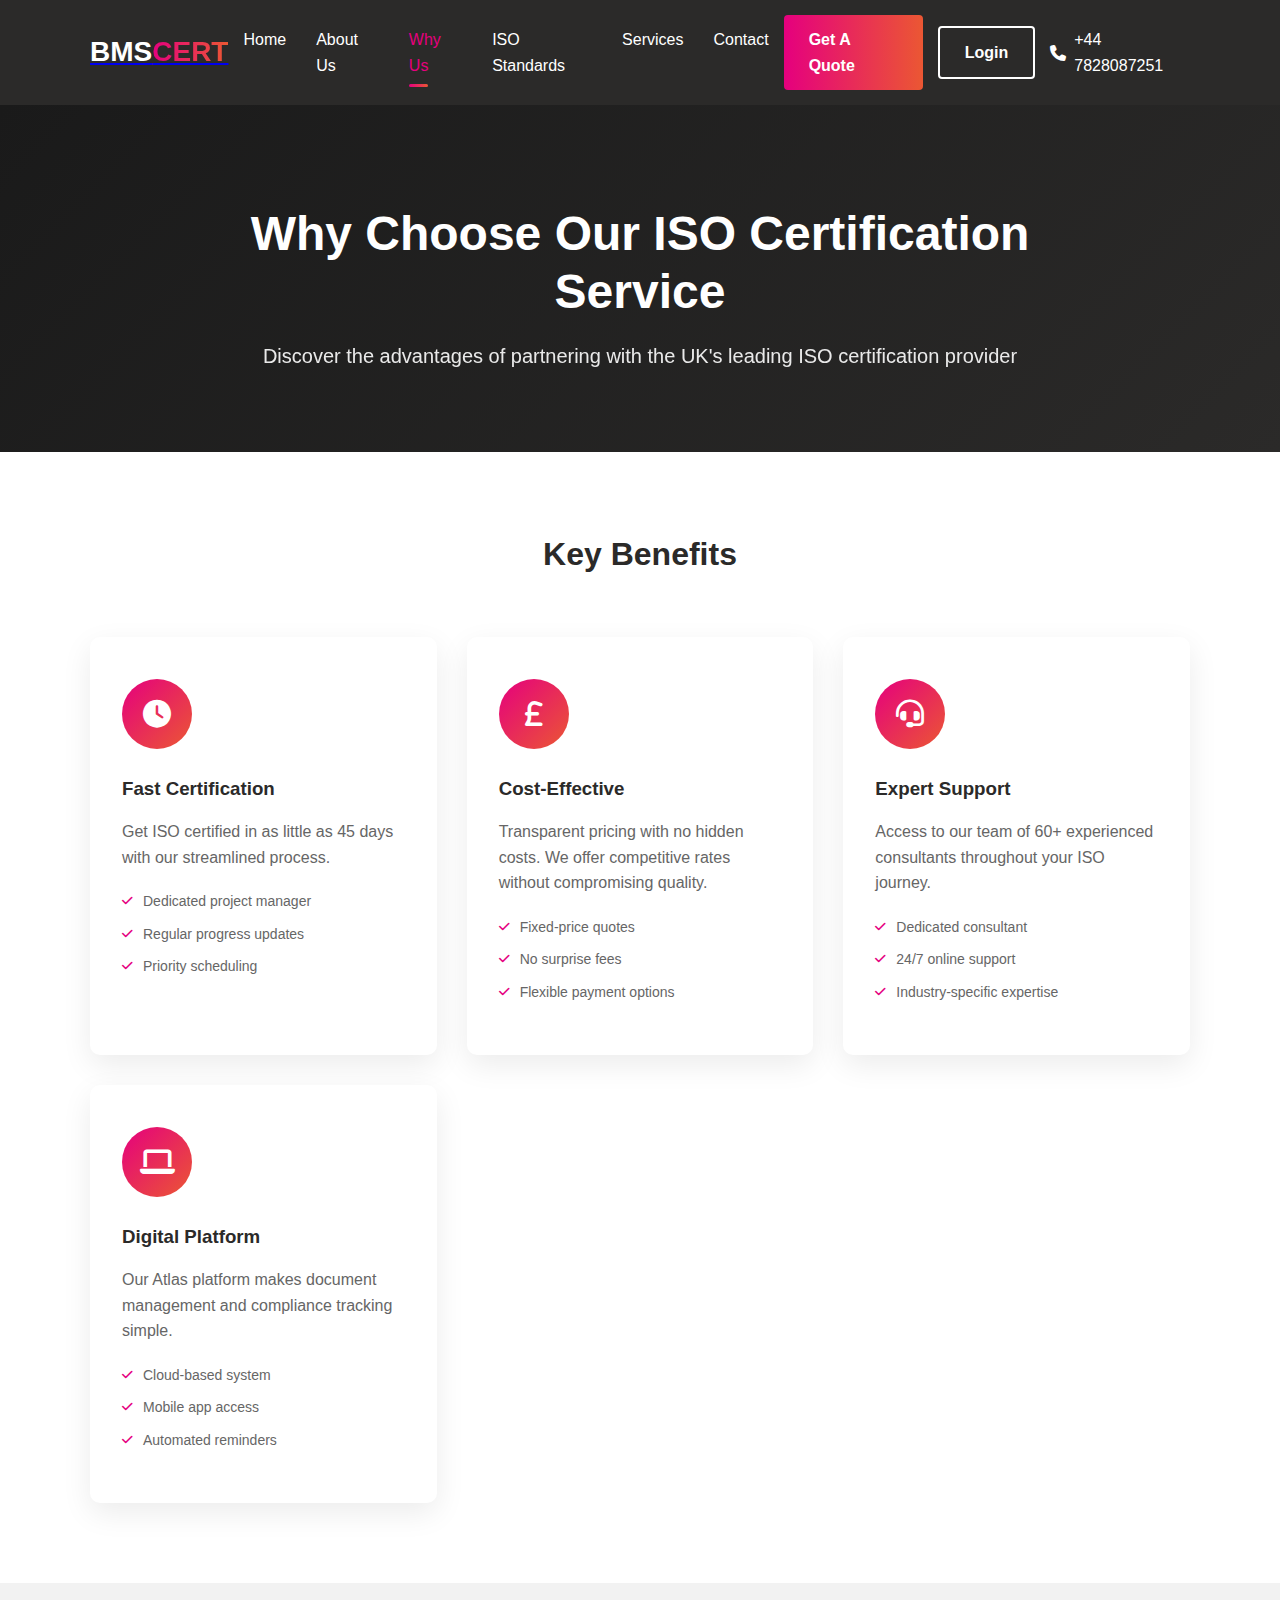
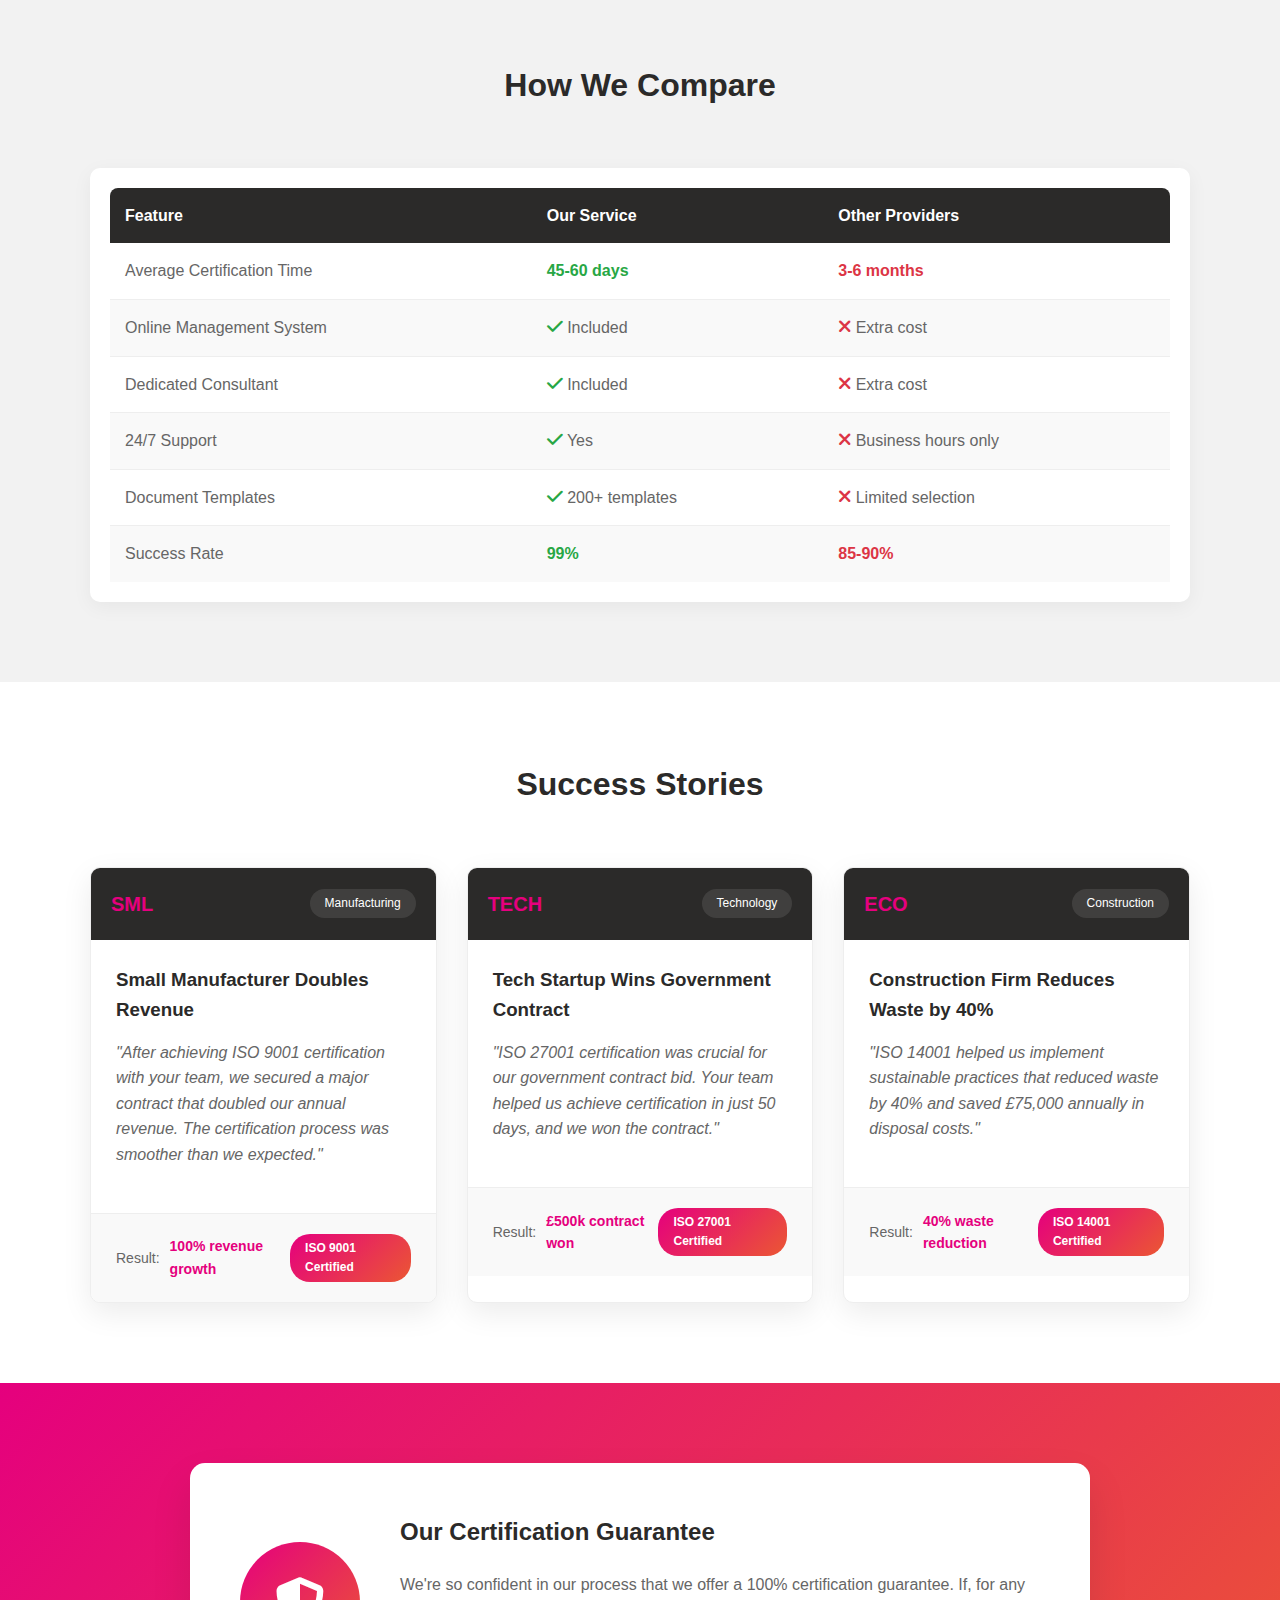
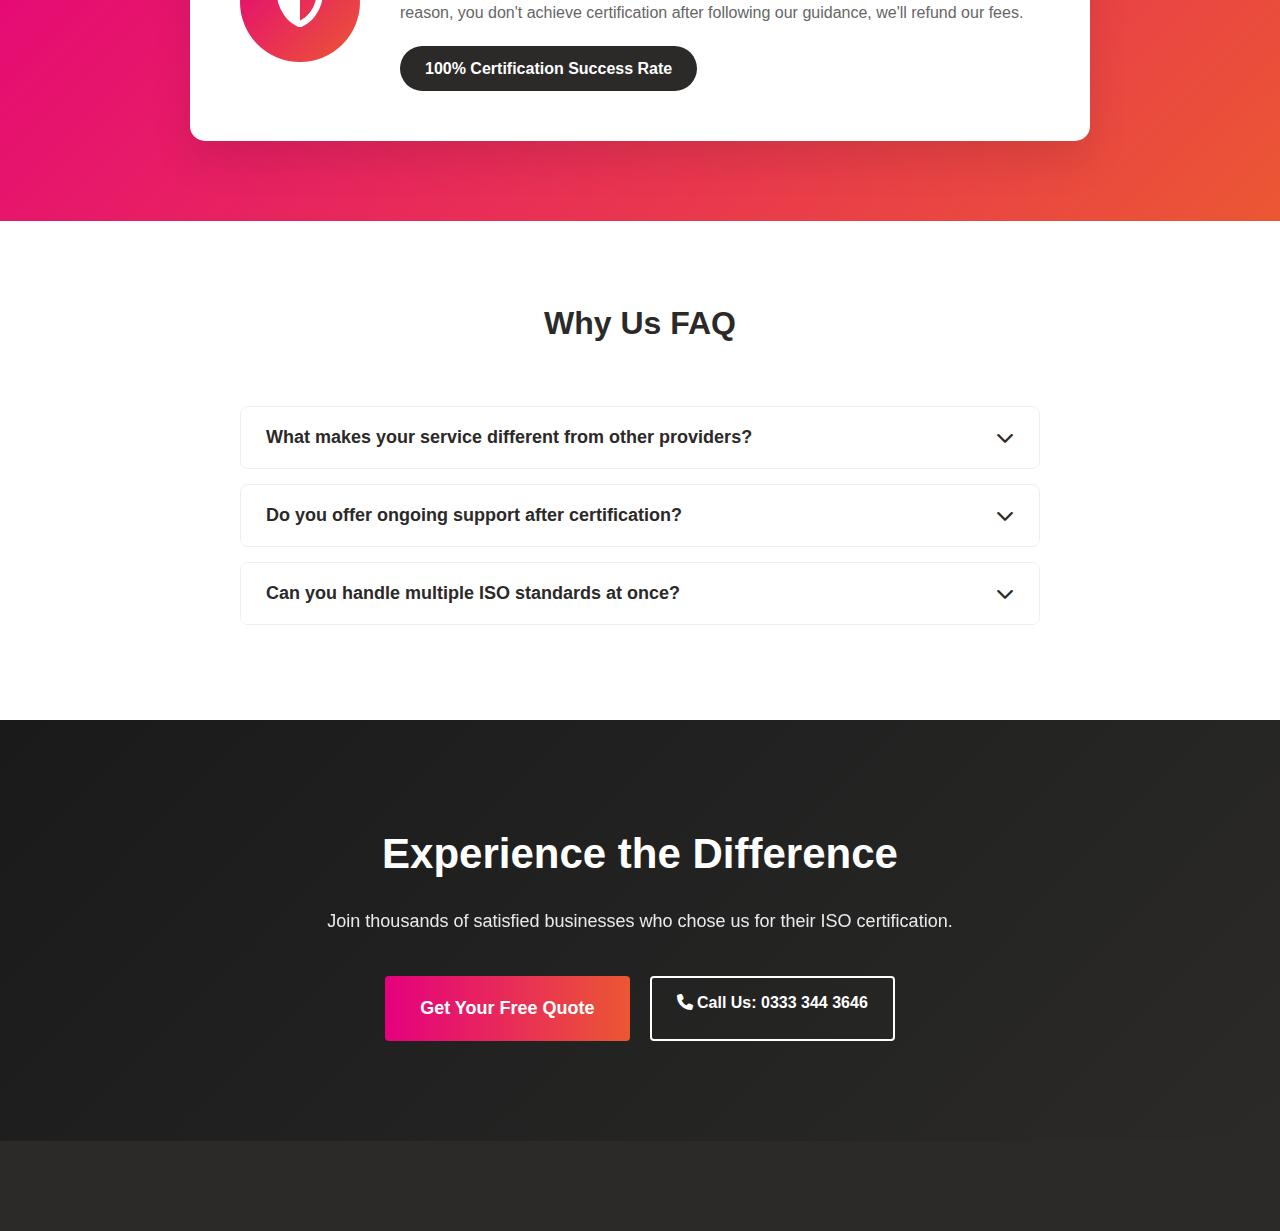
<file: why.html>
<!DOCTYPE html>
<html lang="en-GB">
<head>
    <meta charset="UTF-8">
    <meta name="viewport" content="width=device-width, initial-scale=1.0">
    <title>Why Choose Us | ISO Certification Clone</title>
    <link rel="stylesheet" href="https://cdnjs.cloudflare.com/ajax/libs/font-awesome/6.4.0/css/all.min.css">
    <link rel="stylesheet" href="style.css">
</head>
<body>
    <!-- Same Header as index.html -->
        <!-- HEADER START -->
    <header class="main-header">
        <div class="container">
            <div class="header-top">
                <!-- Logo -->
                <div class="logo">
                    <a href="index.html">
                        <h1>BMS<span>CERT</span></h1>
                    </a>
                </div>
                
                <!-- Desktop Navigation -->
                <nav class="desktop-nav">
    <ul class="main-menu">
        <li><a href="index.html">Home</a></li>
        <li><a href="about.html">About Us</a></li>
        <li><a href="why.html">Why Us</a></li>
        <li><a href="#">ISO Standards</a></li>
        <li><a href="#">Services</a></li>
        <li><a href="#">Contact</a></li>
    </ul>
</nav>
                
                <!-- Header Buttons -->
                <div class="header-buttons">
                    <a href="#" class="btn btn-primary">Get A Quote</a>
                    <a href="#" class="btn btn-outline">Login</a>
                    <a href="tel:+44 7828087251" class="phone-link">
                        <i class="fas fa-phone"></i>
                        +44 7828087251
                    </a>
                </div>
                
                <!-- Mobile Menu Toggle -->
                <button class="mobile-menu-toggle">
                    <i class="fas fa-bars"></i>
                </button>
            </div>
            
            <!-- Mobile Navigation (Hidden by default) -->
            <nav class="mobile-nav">
    <ul>
        <li><a href="index.html">Home</a></li>
        <li><a href="about.html">About Us</a></li>
        <li><a href="why.html">Why Us</a></li>
        <li><a href="#">ISO Standards</a></li>	
        <li><a href="#">Services</a></li>
        <li><a href="#">Contact</a></li>
    </ul>
</nav>
        </div>
    </header>
    <!-- HEADER END -->

    <!-- Why Us Hero -->
    <section class="page-hero why-hero">
        <div class="container">
            <div class="page-hero-content">
                <h1 class="page-title">Why Choose Our ISO Certification Service</h1>
                <p class="page-subtitle">Discover the advantages of partnering with the UK's leading ISO certification provider</p>
            </div>
        </div>
    </section>

    <!-- Key Benefits -->
    <section class="benefits-section">
        <div class="container">
            <h2 class="section-title center">Key Benefits</h2>
            
            <div class="benefits-grid">
                <div class="benefit-card">
                    <div class="benefit-icon">
                        <i class="fas fa-clock"></i>
                    </div>
                    <h3>Fast Certification</h3>
                    <p>Get ISO certified in as little as 45 days with our streamlined process.</p>
                    <ul class="benefit-list">
                        <li><i class="fas fa-check"></i> Dedicated project manager</li>
                        <li><i class="fas fa-check"></i> Regular progress updates</li>
                        <li><i class="fas fa-check"></i> Priority scheduling</li>
                    </ul>
                </div>
                
                <div class="benefit-card">
                    <div class="benefit-icon">
                        <i class="fas fa-pound-sign"></i>
                    </div>
                    <h3>Cost-Effective</h3>
                    <p>Transparent pricing with no hidden costs. We offer competitive rates without compromising quality.</p>
                    <ul class="benefit-list">
                        <li><i class="fas fa-check"></i> Fixed-price quotes</li>
                        <li><i class="fas fa-check"></i> No surprise fees</li>
                        <li><i class="fas fa-check"></i> Flexible payment options</li>
                    </ul>
                </div>
                
                <div class="benefit-card">
                    <div class="benefit-icon">
                        <i class="fas fa-headset"></i>
                    </div>
                    <h3>Expert Support</h3>
                    <p>Access to our team of 60+ experienced consultants throughout your ISO journey.</p>
                    <ul class="benefit-list">
                        <li><i class="fas fa-check"></i> Dedicated consultant</li>
                        <li><i class="fas fa-check"></i> 24/7 online support</li>
                        <li><i class="fas fa-check"></i> Industry-specific expertise</li>
                    </ul>
                </div>
                
                <div class="benefit-card">
                    <div class="benefit-icon">
                        <i class="fas fa-laptop"></i>
                    </div>
                    <h3>Digital Platform</h3>
                    <p>Our Atlas platform makes document management and compliance tracking simple.</p>
                    <ul class="benefit-list">
                        <li><i class="fas fa-check"></i> Cloud-based system</li>
                        <li><i class="fas fa-check"></i> Mobile app access</li>
                        <li><i class="fas fa-check"></i> Automated reminders</li>
                    </ul>
                </div>
            </div>
        </div>
    </section>

    <!-- Comparison Table -->
    <section class="comparison-section">
        <div class="container">
            <h2 class="section-title center">How We Compare</h2>
            
            <div class="comparison-table">
                <table>
                    <thead>
                        <tr>
                            <th>Feature</th>
                            <th>Our Service</th>
                            <th>Other Providers</th>
                        </tr>
                    </thead>
                    <tbody>
                        <tr>
                            <td>Average Certification Time</td>
                            <td><span class="good">45-60 days</span></td>
                            <td><span class="bad">3-6 months</span></td>
                        </tr>
                        <tr>
                            <td>Online Management System</td>
                            <td><i class="fas fa-check good"></i> Included</td>
                            <td><i class="fas fa-times bad"></i> Extra cost</td>
                        </tr>
                        <tr>
                            <td>Dedicated Consultant</td>
                            <td><i class="fas fa-check good"></i> Included</td>
                            <td><i class="fas fa-times bad"></i> Extra cost</td>
                        </tr>
                        <tr>
                            <td>24/7 Support</td>
                            <td><i class="fas fa-check good"></i> Yes</td>
                            <td><i class="fas fa-times bad"></i> Business hours only</td>
                        </tr>
                        <tr>
                            <td>Document Templates</td>
                            <td><i class="fas fa-check good"></i> 200+ templates</td>
                            <td><i class="fas fa-times bad"></i> Limited selection</td>
                        </tr>
                        <tr>
                            <td>Success Rate</td>
                            <td><span class="good">99%</span></td>
                            <td><span class="bad">85-90%</span></td>
                        </tr>
                    </tbody>
                </table>
            </div>
        </div>
    </section>

    <!-- Success Stories -->
    <section class="success-stories">
        <div class="container">
            <h2 class="section-title center">Success Stories</h2>
            
            <div class="stories-grid">
                <div class="story-card">
                    <div class="story-header">
                        <div class="company-logo">SML</div>
                        <div class="industry">Manufacturing</div>
                    </div>
                    <div class="story-content">
                        <h3>Small Manufacturer Doubles Revenue</h3>
                        <p>"After achieving ISO 9001 certification with your team, we secured a major contract that doubled our annual revenue. The certification process was smoother than we expected."</p>
                    </div>
                    <div class="story-footer">
                        <div class="result">
                            <span class="result-label">Result:</span>
                            <span class="result-value">100% revenue growth</span>
                        </div>
                        <div class="certification">ISO 9001 Certified</div>
                    </div>
                </div>
                
                <div class="story-card">
                    <div class="story-header">
                        <div class="company-logo">TECH</div>
                        <div class="industry">Technology</div>
                    </div>
                    <div class="story-content">
                        <h3>Tech Startup Wins Government Contract</h3>
                        <p>"ISO 27001 certification was crucial for our government contract bid. Your team helped us achieve certification in just 50 days, and we won the contract."</p>
                    </div>
                    <div class="story-footer">
                        <div class="result">
                            <span class="result-label">Result:</span>
                            <span class="result-value">£500k contract won</span>
                        </div>
                        <div class="certification">ISO 27001 Certified</div>
                    </div>
                </div>
                
                <div class="story-card">
                    <div class="story-header">
                        <div class="company-logo">ECO</div>
                        <div class="industry">Construction</div>
                    </div>
                    <div class="story-content">
                        <h3>Construction Firm Reduces Waste by 40%</h3>
                        <p>"ISO 14001 helped us implement sustainable practices that reduced waste by 40% and saved £75,000 annually in disposal costs."</p>
                    </div>
                    <div class="story-footer">
                        <div class="result">
                            <span class="result-label">Result:</span>
                            <span class="result-value">40% waste reduction</span>
                        </div>
                        <div class="certification">ISO 14001 Certified</div>
                    </div>
                </div>
            </div>
        </div>
    </section>

    <!-- Guarantee Section -->
    <section class="guarantee-section">
        <div class="container">
            <div class="guarantee-card">
                <div class="guarantee-icon">
                    <i class="fas fa-shield-alt"></i>
                </div>
                <div class="guarantee-content">
                    <h2>Our Certification Guarantee</h2>
                    <p>We're so confident in our process that we offer a 100% certification guarantee. If, for any reason, you don't achieve certification after following our guidance, we'll refund our fees.</p>
                    <div class="guarantee-badge">
                        <span class="badge-text">100% Certification Success Rate</span>
                    </div>
                </div>
            </div>
        </div>
    </section>

    <!-- FAQ Section (Copy from index.html or create specific for Why Us) -->
    <section class="faq-section">
        <div class="container">
            <h2 class="section-title center">Why Us FAQ</h2>
            
            <div class="faq-container">
                <div class="faq-item">
                    <button class="faq-question">
                        What makes your service different from other providers?
                        <i class="fas fa-chevron-down"></i>
                    </button>
                    <div class="faq-answer">
                        <p>We combine 30+ years of experience with modern technology. Our Atlas platform, dedicated consultants, and streamlined process ensure faster certification with less disruption to your business.</p>
                    </div>
                </div>
                
                <div class="faq-item">
                    <button class="faq-question">
                        Do you offer ongoing support after certification?
                        <i class="fas fa-chevron-down"></i>
                    </button>
                    <div class="faq-answer">
                        <p>Yes! We provide continuous support through annual surveillance audits, access to our platform, and unlimited email support to ensure you maintain compliance.</p>
                    </div>
                </div>
                
                <div class="faq-item">
                    <button class="faq-question">
                        Can you handle multiple ISO standards at once?
                        <i class="fas fa-chevron-down"></i>
                    </button>
                    <div class="faq-answer">
                        <p>Absolutely. We specialize in integrated management systems, allowing you to achieve multiple certifications (like ISO 9001, 14001, 45001 together) more efficiently and cost-effectively.</p>
                    </div>
                </div>
            </div>
        </div>
    </section>

    <!-- CTA Section -->
    <section class="cta-section">
        <div class="container">
            <div class="cta-content">
                <h2>Experience the Difference</h2>
                <p>Join thousands of satisfied businesses who chose us for their ISO certification.</p>
                <div class="cta-buttons">
                    <a href="#" class="btn btn-primary btn-large">Get Your Free Quote</a>
                    <a href="tel:03333443646" class="btn btn-outline-white">
                        <i class="fas fa-phone"></i>
                        Call Us: 0333 344 3646
                    </a>
                </div>
            </div>
        </div>
    </section>

    <!-- Same Footer as index.html -->
    <footer class="main-footer">
        <!-- Copy your footer from index.html here -->
    </footer>

    <script src="script.js"></script>
</body>

</html>
</file>
<file: style.css>
/* RESET & BASE STYLES */
* {
    margin: 0;
    padding: 0;
    box-sizing: border-box;
}

body {
    font-family: 'Arial', sans-serif;
    line-height: 1.6;
}

.container {
    max-width: 1200px;
    margin: 0 auto;
    padding: 0 20px;
}

/* HEADER STYLES */
.main-header {
    background-color: #2B2A29; /* Dark grey */
    padding: 15px 0;
    position: relative;
}

.header-top {
    display: flex;
    justify-content: space-between;
    align-items: center;
}

/* Logo */
.logo h1 {
    color: white;
    font-size: 28px;
    font-weight: 700;
}

.logo span {
    background: linear-gradient(to right, #E5007E, #EB5733);
    -webkit-background-clip: text;
    -webkit-text-fill-color: transparent;
}

/* Desktop Navigation */
.desktop-nav .main-menu {
    display: flex;
    list-style: none;
}

.desktop-nav .main-menu li {
    margin: 0 15px;
}

.desktop-nav .main-menu a {
    color: white;
    text-decoration: none;
    font-weight: 500;
    padding: 8px 0;
    position: relative;
    transition: color 0.3s;
}

.desktop-nav .main-menu a:hover {
    color: #E5007E;
}

/* Header Buttons */
.header-buttons {
    display: flex;
    align-items: center;
    gap: 15px;
}

.btn {
    padding: 12px 25px;
    border-radius: 4px;
    text-decoration: none;
    font-weight: 600;
    transition: all 0.3s;
    display: inline-block;
}

.btn-primary {
    background: linear-gradient(to right, #E5007E, #EB5733);
    color: white;
    border: none;
}

.btn-outline {
    background: transparent;
    color: white;
    border: 2px solid white;
}

.btn:hover {
    transform: translateY(-2px);
    box-shadow: 0 5px 15px rgba(0,0,0,0.2);
}

.phone-link {
    color: white;
    text-decoration: none;
    display: flex;
    align-items: center;
    gap: 8px;
}

/* Mobile Menu Toggle */
.mobile-menu-toggle {
    display: none;
    background: none;
    border: none;
    color: white;
    font-size: 24px;
    cursor: pointer;
}

/* Mobile Navigation */
.mobile-nav {
    display: none;
    position: absolute;
    top: 100%;
    left: 0;
    width: 100%;
    background: #2B2A29;
    padding: 20px;
    z-index: 1000;
}

.mobile-nav ul {
    list-style: none;
}

.mobile-nav li {
    margin: 15px 0;
}

.mobile-nav a {
    color: white;
    text-decoration: none;
    font-size: 18px;
    display: block;
}

/* Responsive Header */
@media (max-width: 992px) {
    .desktop-nav {
        display: none;
    }
    
    .mobile-menu-toggle {
        display: block;
    }
    
    .mobile-nav.active {
        display: block;
    }
    
    .header-buttons .btn:not(.phone-link) {
        display: none;
    }
}
/* HERO SECTION */
.hero-section {
    position: relative;
    min-height: 700px;
    display: flex;
    align-items: center;
    overflow: hidden;
    color: white;
}

.hero-background {
    position: absolute;
    top: 0;
    left: 0;
    width: 100%;
    height: 100%;
    z-index: -1;
}

.hero-bg-image {
    width: 100%;
    height: 100%;
    object-fit: cover;
    filter: brightness(0.6);
}

.hero-content {
    max-width: 600px;
    padding: 60px 0;
}

.hero-title {
    font-size: 48px;
    font-weight: 700;
    margin-bottom: 20px;
    line-height: 1.2;
}

.gradient-text {
    background: linear-gradient(to right, #E5007E, #EB5733);
    -webkit-background-clip: text;
    -webkit-text-fill-color: transparent;
    display: inline-block;
}

.hero-subtitle {
    font-size: 24px;
    margin-bottom: 40px;
    font-weight: 400;
}

.highlight {
    font-weight: 700;
    color: #B9C849; /* Brand green */
}

.hero-buttons {
    display: flex;
    flex-wrap: wrap;
    gap: 20px;
    margin-bottom: 40px;
}

.btn-large {
    padding: 18px 35px;
    font-size: 18px;
}

.btn-secondary {
    background: white;
    color: #2B2A29;
    border: none;
}

.btn-outline-white {
    background: transparent;
    color: white;
    border: 2px solid white;
}

.hero-badge {
    background: rgba(43, 42, 41, 0.8);
    padding: 20px;
    border-radius: 8px;
    max-width: 500px;
}

.rating {
    display: flex;
    align-items: center;
    gap: 10px;
    margin-bottom: 10px;
}

.stars {
    color: #FFD700;
    font-size: 18px;
}

.rating-text {
    font-size: 14px;
    opacity: 0.9;
}

.review-link {
    color: #E5007E;
    text-decoration: none;
    font-size: 14px;
    border-bottom: 1px solid #E5007E;
    padding-bottom: 2px;
    transition: all 0.3s;
}

.review-link:hover {
    color: white;
    border-color: white;
}

/* Responsive Hero */
@media (max-width: 768px) {
    .hero-title {
        font-size: 36px;
    }
    
    .hero-subtitle {
        font-size: 20px;
    }
    
    .hero-buttons {
        flex-direction: column;
    }
    
    .btn {
        width: 100%;
        text-align: center;
    }
}
/* ATTRIBUTES SECTION */
.attributes-section {
    padding: 80px 0;
    background: #F2F2F2; /* Light grey */
}

.section-title {
    text-align: center;
    font-size: 32px;
    font-weight: 700;
    margin-bottom: 60px;
    color: #2B2A29;
    max-width: 800px;
    margin-left: auto;
    margin-right: auto;
    line-height: 1.4;
}

.attributes-grid {
    display: grid;
    grid-template-columns: repeat(auto-fit, minmax(300px, 1fr));
    gap: 30px;
}

.attribute-card {
    background: white;
    padding: 40px 30px;
    border-radius: 10px;
    text-align: center;
    box-shadow: 0 5px 20px rgba(0,0,0,0.05);
    transition: transform 0.3s, box-shadow 0.3s;
}

.attribute-card:hover {
    transform: translateY(-10px);
    box-shadow: 0 15px 30px rgba(0,0,0,0.1);
}

.card-icon {
    width: 80px;
    height: 80px;
    margin: 0 auto 25px;
    background: linear-gradient(135deg, #E5007E, #EB5733);
    border-radius: 50%;
    display: flex;
    align-items: center;
    justify-content: center;
}

.card-icon i {
    font-size: 36px;
    color: white;
}

.card-title {
    font-size: 22px;
    margin-bottom: 15px;
    color: #2B2A29;
    background: linear-gradient(to right, #E5007E, #EB5733);
    -webkit-background-clip: text;
    -webkit-text-fill-color: transparent;
}

.card-text {
    color: #666;
    line-height: 1.6;
}
/* STANDARDS SECTION */
.standards-section {
    padding: 80px 0;
    background: white;
}

.center {
    text-align: center;
}

.standards-grid {
    display: grid;
    grid-template-columns: repeat(auto-fit, minmax(250px, 1fr));
    gap: 25px;
    margin-top: 50px;
}

.standard-card {
    height: 320px;
    perspective: 1000px;
}

.standard-card .card-front,
.standard-card .card-back {
    position: absolute;
    width: 100%;
    height: 100%;
    backface-visibility: hidden;
    border-radius: 10px;
    padding: 30px;
    display: flex;
    flex-direction: column;
    justify-content: center;
    align-items: center;
    transition: transform 0.6s;
    box-shadow: 0 5px 20px rgba(0,0,0,0.08);
}

.card-front {
    background: white;
    border: 2px solid #F2F2F2;
}

.card-back {
    background: white;
    transform: rotateY(180deg);
    border: 2px solid #E5007E;
}

.standard-card:hover .card-front {
    transform: rotateY(180deg);
}

.standard-card:hover .card-back {
    transform: rotateY(0deg);
}

.standard-icon {
    width: 100px;
    height: 100px;
    background: linear-gradient(135deg, #E5007E, #EB5733);
    border-radius: 50%;
    display: flex;
    align-items: center;
    justify-content: center;
    margin-bottom: 20px;
}

.iso-number {
    color: white;
    font-size: 28px;
    font-weight: 700;
}

.standard-card h3 {
    font-size: 22px;
    margin-bottom: 10px;
    color: #2B2A29;
}

.standard-category {
    color: #666;
    text-align: center;
}

.feature-list {
    list-style: none;
    margin-bottom: 25px;
    width: 100%;
}

.feature-list li {
    margin: 10px 0;
    display: flex;
    align-items: flex-start;
    gap: 10px;
    color: #666;
}

.feature-list i {
    color: #E5007E;
    margin-top: 3px;
}
/* PROCESS SECTION */
.process-section {
    padding: 80px 0;
    background: linear-gradient(135deg, #1a1a1a 0%, #2B2A29 100%);
    position: relative;
    overflow: hidden;
}

.process-section::before {
    content: '';
    position: absolute;
    top: 0;
    left: 0;
    right: 0;
    bottom: 0;
    background: url('https://images.unsplash.com/photo-1552664730-d307ca884978?ixlib=rb-4.0.3&auto=format&fit=crop&w=1800&q=80') center/cover;
    opacity: 0.1;
}

.white {
    color: white;
}

.section-subtitle {
    font-size: 18px;
    margin-bottom: 50px;
    opacity: 0.9;
}

.process-steps {
    max-width: 900px;
    margin: 0 auto 50px;
}

.process-step {
    display: flex;
    align-items: flex-start;
    margin-bottom: 40px;
    position: relative;
}

.step-number {
    width: 60px;
    height: 60px;
    background: linear-gradient(135deg, #E5007E, #EB5733);
    border-radius: 50%;
    display: flex;
    align-items: center;
    justify-content: center;
    color: white;
    font-size: 24px;
    font-weight: 700;
    margin-right: 30px;
    flex-shrink: 0;
    position: relative;
    z-index: 2;
}

.step-content {
    background: rgba(255, 255, 255, 0.1);
    padding: 25px;
    border-radius: 10px;
    backdrop-filter: blur(10px);
    border: 1px solid rgba(255, 255, 255, 0.1);
    flex-grow: 1;
}

.step-content h3 {
    color: white;
    margin-bottom: 10px;
    font-size: 22px;
}

.step-content p {
    color: rgba(255, 255, 255, 0.8);
    line-height: 1.6;
}

.step-line {
    position: absolute;
    left: 30px;
    top: 60px;
    bottom: -40px;
    width: 2px;
    background: rgba(255, 255, 255, 0.2);
    z-index: 1;
}

.process-step:last-child .step-line {
    display: none;
}

.process-note {
    background: rgba(255, 255, 255, 0.1);
    border-left: 4px solid #E5007E;
    padding: 20px;
    border-radius: 0 8px 8px 0;
    max-width: 900px;
    margin: 0 auto;
}

.process-note p {
    color: rgba(255, 255, 255, 0.9);
    margin: 0;
}
/* TESTIMONIALS SECTION */
.testimonials-section {
    padding: 80px 0;
    background: #F2F2F2;
}

.testimonials-carousel {
    position: relative;
    max-width: 1200px;
    margin: 50px auto 0;
    overflow: hidden;
}

.testimonial-slide {
    display: none;
    animation: fadeIn 0.5s ease;
}

@keyframes fadeIn {
    from { opacity: 0; }
    to { opacity: 1; }
}

.testimonial-slide.active {
    display: block;
}

.testimonial-card {
    background: white;
    padding: 40px;
    border-radius: 10px;
    box-shadow: 0 10px 30px rgba(0,0,0,0.08);
    max-width: 800px;
    margin: 0 auto;
}

.testimonial-header {
    display: flex;
    justify-content: space-between;
    align-items: center;
    margin-bottom: 25px;
}

.company-logo img {
    max-height: 40px;
    width: auto;
}

.stars {
    color: #FFD700;
    font-size: 20px;
}

.testimonial-content p {
    font-size: 18px;
    line-height: 1.7;
    color: #444;
    font-style: italic;
    margin-bottom: 25px;
    position: relative;
    padding-left: 30px;
}

.testimonial-content p::before {
    content: '"';
    position: absolute;
    left: 0;
    top: -10px;
    font-size: 60px;
    color: #E5007E;
    font-family: serif;
    opacity: 0.3;
}

.testimonial-author {
    border-top: 1px solid #eee;
    padding-top: 20px;
}

.testimonial-author strong {
    display: block;
    color: #2B2A29;
    font-size: 18px;
}

.testimonial-author span {
    color: #666;
    font-size: 14px;
}

/* Carousel Controls */
.carousel-prev,
.carousel-next {
    position: absolute;
    top: 50%;
    transform: translateY(-50%);
    background: white;
    border: none;
    width: 50px;
    height: 50px;
    border-radius: 50%;
    box-shadow: 0 5px 15px rgba(0,0,0,0.1);
    cursor: pointer;
    display: flex;
    align-items: center;
    justify-content: center;
    font-size: 18px;
    color: #2B2A29;
    transition: all 0.3s;
    z-index: 10;
}

.carousel-prev:hover,
.carousel-next:hover {
    background: #E5007E;
    color: white;
}

.carousel-prev {
    left: 20px;
}

.carousel-next {
    right: 20px;
}

/* Carousel Dots */
.carousel-dots {
    display: flex;
    justify-content: center;
    gap: 10px;
    margin-top: 40px;
}

.dot {
    width: 12px;
    height: 12px;
    border-radius: 50%;
    background: #ddd;
    border: none;
    cursor: pointer;
    transition: background 0.3s;
}

.dot.active {
    background: #E5007E;
}
/* FAQ SECTION */
.faq-section {
    padding: 80px 0;
    background: white;
}

.faq-container {
    max-width: 800px;
    margin: 50px auto 0;
}

.faq-item {
    border: 1px solid #eee;
    border-radius: 8px;
    margin-bottom: 15px;
    overflow: hidden;
}

.faq-question {
    width: 100%;
    padding: 20px 25px;
    background: white;
    border: none;
    text-align: left;
    font-size: 18px;
    font-weight: 600;
    color: #2B2A29;
    display: flex;
    justify-content: space-between;
    align-items: center;
    cursor: pointer;
    transition: background 0.3s;
}

.faq-question:hover {
    background: #f9f9f9;
}

.faq-question i {
    transition: transform 0.3s;
}

.faq-question.active i {
    transform: rotate(180deg);
}

.faq-answer {
    padding: 0 25px;
    max-height: 0;
    overflow: hidden;
    transition: max-height 0.3s ease-out, padding 0.3s;
}

.faq-answer.open {
    padding: 20px 25px;
    max-height: 500px;
}

.faq-answer p {
    color: #666;
    line-height: 1.6;
    margin: 0;
}
/* FOOTER */
.main-footer {
    background: #2B2A29;
    color: white;
    padding: 60px 0 30px;
}

.footer-top {
    display: grid;
    grid-template-columns: 1fr 2fr 1fr;
    gap: 50px;
    margin-bottom: 50px;
}

.footer-brand h2 {
    font-size: 32px;
    margin-bottom: 10px;
}

.footer-brand span {
    background: linear-gradient(to right, #E5007E, #EB5733);
    -webkit-background-clip: text;
    -webkit-text-fill-color: transparent;
}

.footer-brand p {
    color: #aaa;
    font-size: 14px;
}

.footer-links {
    display: grid;
    grid-template-columns: repeat(3, 1fr);
    gap: 30px;
}

.link-column h4 {
    font-size: 18px;
    margin-bottom: 20px;
    color: white;
}

.link-column ul {
    list-style: none;
}

.link-column li {
    margin-bottom: 10px;
}

.link-column a {
    color: #aaa;
    text-decoration: none;
    font-size: 14px;
    transition: color 0.3s;
}

.link-column a:hover {
    color: #E5007E;
}

.footer-contact h4 {
    font-size: 18px;
    margin-bottom: 20px;
}

.contact-link {
    display: flex;
    align-items: center;
    gap: 10px;
    color: white;
    text-decoration: none;
    margin-bottom: 15px;
    font-size: 14px;
}

.contact-link:hover {
    color: #E5007E;
}

.contact-link i {
    width: 20px;
}

.social-links {
    display: flex;
    gap: 15px;
    margin-top: 20px;
}

.social-links a {
    display: inline-flex;
    align-items: center;
    justify-content: center;
    width: 40px;
    height: 40px;
    background: rgba(255, 255, 255, 0.1);
    border-radius: 50%;
    color: white;
    text-decoration: none;
    transition: all 0.3s;
}

.social-links a:hover {
    background: #E5007E;
    transform: translateY(-3px);
}

.footer-bottom {
    border-top: 1px solid rgba(255, 255, 255, 0.1);
    padding-top: 30px;
    display: flex;
    justify-content: space-between;
    align-items: center;
    flex-wrap: wrap;
}

.footer-bottom p {
    color: #aaa;
    font-size: 14px;
}

.footer-legal {
    display: flex;
    gap: 20px;
}

.footer-legal a {
    color: #aaa;
    text-decoration: none;
    font-size: 14px;
}

.footer-legal a:hover {
    color: white;
}
/* ==================== */
/* RESPONSIVE DESIGN */
/* ==================== */

/* Large Desktops (1200px and up) */
@media (min-width: 1200px) {
    .container {
        max-width: 1140px;
    }
}

/* Tablets and Small Desktops (992px to 1199px) */
@media (max-width: 1199px) {
    .container {
        max-width: 960px;
    }
    
    .hero-title {
        font-size: 42px;
    }
    
    .footer-top {
        grid-template-columns: 1fr 1fr;
        gap: 40px;
    }
    
    .footer-links {
        grid-column: span 2;
    }
}

/* Tablets (768px to 991px) */
@media (max-width: 991px) {
    .container {
        max-width: 720px;
    }
    
    /* Header adjustments */
    .header-buttons {
        gap: 10px;
    }
    
    .btn {
        padding: 10px 20px;
        font-size: 14px;
    }
    
    /* Hero adjustments */
    .hero-title {
        font-size: 36px;
    }
    
    .hero-subtitle {
        font-size: 20px;
    }
    
    /* Grid adjustments */
    .attributes-grid,
    .standards-grid {
        grid-template-columns: repeat(2, 1fr);
    }
    
    /* Process steps adjustments */
    .process-step {
        flex-direction: column;
        align-items: center;
        text-align: center;
    }
    
    .step-number {
        margin-right: 0;
        margin-bottom: 20px;
    }
    
    .step-line {
        left: 50%;
        top: 60px;
        bottom: -40px;
        width: 2px;
        transform: translateX(-50%);
    }
    
    /* Testimonials adjustments */
    .carousel-prev,
    .carousel-next {
        width: 40px;
        height: 40px;
        font-size: 16px;
    }
    
    /* Footer adjustments */
    .footer-top {
        grid-template-columns: 1fr;
        gap: 40px;
    }
    
    .footer-links {
        grid-column: span 1;
        grid-template-columns: repeat(2, 1fr);
    }
}

/* Mobile (576px to 767px) */
@media (max-width: 767px) {
    .container {
        max-width: 540px;
        padding: 0 15px;
    }
    
    /* Header mobile */
    .header-buttons .phone-link {
        display: none;
    }
    
    .mobile-menu-toggle {
        display: block;
    }
    
    /* Hero mobile */
    .hero-section {
        min-height: 600px;
    }
    
    .hero-title {
        font-size: 32px;
    }
    
    .hero-subtitle {
        font-size: 18px;
    }
    
    .hero-buttons {
        flex-direction: column;
    }
    
    .btn {
        width: 100%;
        text-align: center;
    }
    
    /* Grid mobile */
    .attributes-grid,
    .standards-grid {
        grid-template-columns: 1fr;
    }
    
    /* Sections padding */
    .attributes-section,
    .standards-section,
    .process-section,
    .testimonials-section,
    .faq-section {
        padding: 60px 0;
    }
    
    /* Process steps mobile */
    .step-content {
        padding: 20px;
    }
    
    /* Testimonials mobile */
    .testimonial-card {
        padding: 30px 20px;
    }
    
    .carousel-prev {
        left: 10px;
    }
    
    .carousel-next {
        right: 10px;
    }
    
    /* Footer mobile */
    .footer-links {
        grid-template-columns: 1fr;
        gap: 30px;
    }
    
    .footer-bottom {
        flex-direction: column;
        gap: 20px;
        text-align: center;
    }
    
    .footer-legal {
        justify-content: center;
        flex-wrap: wrap;
    }
}

/* Small Mobile (575px and below) */
@media (max-width: 575px) {
    .container {
        padding: 0 10px;
    }
    
    .hero-title {
        font-size: 28px;
    }
    
    .section-title {
        font-size: 26px;
    }
    
    .attribute-card,
    .standard-card {
        padding: 30px 20px;
    }
    
    .testimonial-content p {
        font-size: 16px;
        padding-left: 20px;
    }
    
    .faq-question {
        padding: 15px 20px;
        font-size: 16px;
    }
    
    .faq-answer.open {
        padding: 15px 20px;
    }
    
    .btn-large {
        padding: 15px 25px;
        font-size: 16px;
    }
}
/* Mobile Menu Fixes */
@media (max-width: 767px) {
    .mobile-nav {
        position: fixed;
        top: 0;
        left: -100%;
        width: 80%;
        height: 100vh;
        background: #2B2A29;
        padding: 80px 30px 30px;
        transition: left 0.3s ease;
        z-index: 1000;
        overflow-y: auto;
    }
    
    .mobile-nav.active {
        left: 0;
    }
    
    .mobile-nav ul {
        flex-direction: column;
    }
    
    .mobile-nav li {
        margin: 10px 0;
    }
    
    .mobile-menu-toggle {
        position: relative;
        z-index: 1001;
    }
    
    /* Overlay when menu is open */
    body.menu-open::before {
        content: '';
        position: fixed;
        top: 0;
        left: 0;
        right: 0;
        bottom: 0;
        background: rgba(0,0,0,0.5);
        z-index: 999;
    }
}

/* Touch-friendly tap targets */
@media (max-width: 767px) {
    .btn,
    .faq-question,
    .carousel-prev,
    .carousel-next,
    .mobile-menu-toggle {
        min-height: 44px; /* Apple's minimum touch target */
        min-width: 44px;
    }
    
    .link-column a,
    .footer-legal a {
        padding: 5px 0;
        display: inline-block;
    }
}

/* Prevent horizontal scrolling */
@media (max-width: 767px) {
    html, body {
        max-width: 100%;
        overflow-x: hidden;
    }
    
    .container {
        width: 100%;
    }
}
/* Optimize image loading */
img {
    max-width: 100%;
    height: auto;
    display: block;
}

/* Lazy loading for background images */
.lazy-bg {
    background-image: none !important;
}

/* Smooth scrolling */
html {
    scroll-behavior: smooth;
}
/* ==================== */
/* ABOUT US & WHY US PAGES */
/* ==================== */

/* Page Hero */
.page-hero {
    background: linear-gradient(135deg, #1a1a1a 0%, #2B2A29 100%);
    padding: 100px 0 80px;
    color: white;
    text-align: center;
    position: relative;
    overflow: hidden;
}

.page-hero::before {
    content: '';
    position: absolute;
    top: 0;
    left: 0;
    right: 0;
    bottom: 0;
    background: url('https://images.unsplash.com/photo-1556761175-b413da4baf72?ixlib=rb-4.0.3&auto=format&fit=crop&w=1600&q=80') center/cover;
    opacity: 0.2;
}

.why-hero::before {
    background: url('https://images.unsplash.com/photo-1552664730-d307ca884978?ixlib=rb-4.0.3&auto=format&fit=crop&w=1600&q=80') center/cover;
}

.page-hero-content {
    position: relative;
    z-index: 2;
    max-width: 800px;
    margin: 0 auto;
}

.page-title {
    font-size: 48px;
    font-weight: 700;
    margin-bottom: 20px;
    line-height: 1.2;
}

.page-subtitle {
    font-size: 20px;
    opacity: 0.9;
    margin-bottom: 0;
}

/* About Story */
.about-story {
    padding: 80px 0;
    background: white;
}

.story-grid {
    display: grid;
    grid-template-columns: 1fr 1fr;
    gap: 60px;
    align-items: center;
}

.story-content h2 {
    font-size: 36px;
    margin-bottom: 25px;
    color: #2B2A29;
}

.story-content p {
    margin-bottom: 20px;
    color: #666;
    line-height: 1.7;
}

.milestones {
    display: flex;
    gap: 30px;
    margin-top: 40px;
}

.milestone {
    text-align: center;
}

.milestone-number {
    font-size: 32px;
    font-weight: 700;
    color: #E5007E;
    margin-bottom: 5px;
}

.milestone-text {
    color: #666;
    font-size: 14px;
}

.story-image img {
    width: 100%;
    border-radius: 10px;
    box-shadow: 0 15px 30px rgba(0,0,0,0.1);
}

/* Values Section */
.values-section {
    padding: 80px 0;
    background: #F2F2F2;
}

.values-grid {
    display: grid;
    grid-template-columns: repeat(auto-fit, minmax(250px, 1fr));
    gap: 30px;
    margin-top: 50px;
}

.value-card {
    background: white;
    padding: 40px 30px;
    border-radius: 10px;
    text-align: center;
    box-shadow: 0 5px 20px rgba(0,0,0,0.05);
    transition: transform 0.3s;
}

.value-card:hover {
    transform: translateY(-10px);
}

.value-icon {
    width: 80px;
    height: 80px;
    background: linear-gradient(135deg, #E5007E, #EB5733);
    border-radius: 50%;
    display: flex;
    align-items: center;
    justify-content: center;
    margin: 0 auto 25px;
}

.value-icon i {
    font-size: 32px;
    color: white;
}

.value-card h3 {
    margin-bottom: 15px;
    color: #2B2A29;
}

.value-card p {
    color: #666;
    line-height: 1.6;
}

/* Team Section */
.team-section {
    padding: 80px 0;
    background: white;
}

.team-grid {
    display: grid;
    grid-template-columns: repeat(auto-fit, minmax(300px, 1fr));
    gap: 40px;
    margin-top: 50px;
}

.team-member {
    background: #F9F9F9;
    border-radius: 10px;
    overflow: hidden;
    transition: transform 0.3s;
}

.team-member:hover {
    transform: translateY(-5px);
}

.member-image {
    height: 250px;
    overflow: hidden;
}

.member-image img {
    width: 100%;
    height: 100%;
    object-fit: cover;
    transition: transform 0.3s;
}

.team-member:hover .member-image img {
    transform: scale(1.05);
}

.member-info {
    padding: 25px;
}

.member-info h3 {
    margin-bottom: 5px;
    color: #2B2A29;
}

.member-role {
    color: #E5007E;
    font-weight: 600;
    margin-bottom: 15px;
    font-size: 14px;
}

.member-bio {
    color: #666;
    line-height: 1.6;
    font-size: 14px;
}

/* Accreditation Section */
.accreditation-section {
    padding: 80px 0;
    background: #F2F2F2;
}

.accreditation-logos {
    display: flex;
    justify-content: center;
    flex-wrap: wrap;
    gap: 40px;
    margin-top: 50px;
}

.logo-item {
    background: white;
    padding: 25px;
    border-radius: 8px;
    box-shadow: 0 5px 15px rgba(0,0,0,0.05);
    display: flex;
    align-items: center;
    justify-content: center;
    min-width: 180px;
}

.logo-item img {
    max-width: 100%;
    height: auto;
}

/* Benefits Section */
.benefits-section {
    padding: 80px 0;
    background: white;
}

.benefits-grid {
    display: grid;
    grid-template-columns: repeat(auto-fit, minmax(280px, 1fr));
    gap: 30px;
    margin-top: 50px;
}

.benefit-card {
    background: white;
    padding: 40px 30px;
    border-radius: 10px;
    box-shadow: 0 10px 30px rgba(0,0,0,0.08);
    border: 2px solid transparent;
    transition: all 0.3s;
}

.benefit-card:hover {
    border-color: #E5007E;
    transform: translateY(-5px);
}

.benefit-icon {
    width: 70px;
    height: 70px;
    background: linear-gradient(135deg, #E5007E, #EB5733);
    border-radius: 50%;
    display: flex;
    align-items: center;
    justify-content: center;
    margin-bottom: 25px;
}

.benefit-icon i {
    font-size: 28px;
    color: white;
}

.benefit-card h3 {
    margin-bottom: 15px;
    color: #2B2A29;
}

.benefit-card > p {
    color: #666;
    margin-bottom: 20px;
    line-height: 1.6;
}

.benefit-list {
    list-style: none;
    padding: 0;
    margin: 0;
}

.benefit-list li {
    display: flex;
    align-items: center;
    gap: 10px;
    margin-bottom: 10px;
    color: #666;
    font-size: 14px;
}

.benefit-list i {
    color: #E5007E;
    font-size: 12px;
}

/* Comparison Table */
.comparison-section {
    padding: 80px 0;
    background: #F2F2F2;
}

.comparison-table {
    overflow-x: auto;
    margin-top: 50px;
    background: white;
    border-radius: 10px;
    padding: 20px;
    box-shadow: 0 5px 20px rgba(0,0,0,0.05);
}

.comparison-table table {
    width: 100%;
    border-collapse: collapse;
    min-width: 600px;
}

.comparison-table th {
    background: #2B2A29;
    color: white;
    padding: 15px;
    text-align: left;
    font-weight: 600;
}

.comparison-table th:first-child {
    border-radius: 8px 0 0 0;
}

.comparison-table th:last-child {
    border-radius: 0 8px 0 0;
}

.comparison-table td {
    padding: 15px;
    border-bottom: 1px solid #eee;
    color: #666;
}

.comparison-table tr:last-child td {
    border-bottom: none;
}

.comparison-table tr:nth-child(even) {
    background: #F9F9F9;
}

.good {
    color: #28a745;
    font-weight: 600;
}

.bad {
    color: #dc3545;
    font-weight: 600;
}

.comparison-table .good.fa-check {
    color: #28a745;
    font-size: 18px;
}

.comparison-table .bad.fa-times {
    color: #dc3545;
    font-size: 18px;
}

/* Success Stories */
.success-stories {
    padding: 80px 0;
    background: white;
}

.stories-grid {
    display: grid;
    grid-template-columns: repeat(auto-fit, minmax(320px, 1fr));
    gap: 30px;
    margin-top: 50px;
}

.story-card {
    background: white;
    border-radius: 10px;
    box-shadow: 0 10px 30px rgba(0,0,0,0.08);
    border: 1px solid #eee;
    overflow: hidden;
    transition: transform 0.3s;
}

.story-card:hover {
    transform: translateY(-5px);
}

.story-header {
    background: #2B2A29;
    color: white;
    padding: 20px;
    display: flex;
    justify-content: space-between;
    align-items: center;
}

.company-logo {
    font-weight: 700;
    font-size: 20px;
    color: #E5007E;
}

.industry {
    background: rgba(255, 255, 255, 0.1);
    padding: 5px 15px;
    border-radius: 20px;
    font-size: 12px;
}

.story-content {
    padding: 25px;
}

.story-content h3 {
    margin-bottom: 15px;
    color: #2B2A29;
}

.story-content p {
    color: #666;
    line-height: 1.6;
    font-style: italic;
}

.story-footer {
    padding: 20px 25px;
    border-top: 1px solid #eee;
    display: flex;
    justify-content: space-between;
    align-items: center;
    background: #F9F9F9;
}

.result {
    display: flex;
    align-items: center;
    gap: 10px;
}

.result-label {
    color: #666;
    font-size: 14px;
}

.result-value {
    color: #E5007E;
    font-weight: 600;
    font-size: 14px;
}

.certification {
    background: linear-gradient(135deg, #E5007E, #EB5733);
    color: white;
    padding: 5px 15px;
    border-radius: 20px;
    font-size: 12px;
    font-weight: 600;
}

/* Guarantee Section */
.guarantee-section {
    padding: 80px 0;
    background: linear-gradient(135deg, #E5007E 0%, #EB5733 100%);
}

.guarantee-card {
    background: white;
    border-radius: 15px;
    padding: 50px;
    display: flex;
    align-items: center;
    gap: 40px;
    max-width: 900px;
    margin: 0 auto;
    box-shadow: 0 20px 40px rgba(0,0,0,0.1);
}

.guarantee-icon {
    flex-shrink: 0;
    width: 120px;
    height: 120px;
    background: linear-gradient(135deg, #E5007E, #EB5733);
    border-radius: 50%;
    display: flex;
    align-items: center;
    justify-content: center;
}

.guarantee-icon i {
    font-size: 50px;
    color: white;
}

.guarantee-content h2 {
    margin-bottom: 20px;
    color: #2B2A29;
}

.guarantee-content p {
    color: #666;
    line-height: 1.7;
    margin-bottom: 20px;
}

.guarantee-badge {
    display: inline-block;
    background: #2B2A29;
    color: white;
    padding: 10px 25px;
    border-radius: 30px;
    font-weight: 600;
}

/* CTA Section */
.cta-section {
    padding: 100px 0;
    background: linear-gradient(135deg, #1a1a1a 0%, #2B2A29 100%);
    color: white;
    text-align: center;
}

.cta-content {
    max-width: 700px;
    margin: 0 auto;
}

.cta-content h2 {
    font-size: 42px;
    margin-bottom: 20px;
}

.cta-content p {
    font-size: 18px;
    margin-bottom: 40px;
    opacity: 0.9;
}

.cta-buttons {
    display: flex;
    gap: 20px;
    justify-content: center;
    flex-wrap: wrap;
}

/* Responsive Styles for New Pages */
@media (max-width: 991px) {
    .page-title {
        font-size: 36px;
    }
    
    .story-grid {
        grid-template-columns: 1fr;
        gap: 40px;
    }
    
    .milestones {
        justify-content: center;
    }
    
    .guarantee-card {
        flex-direction: column;
        text-align: center;
        padding: 40px 30px;
    }
    
    .cta-content h2 {
        font-size: 32px;
    }
}

@media (max-width: 767px) {
    .page-hero {
        padding: 80px 0 60px;
    }
    
    .page-title {
        font-size: 32px;
    }
    
    .page-subtitle {
        font-size: 18px;
    }
    
    .milestones {
        flex-direction: column;
        gap: 20px;
    }
    
    .accreditation-logos {
        gap: 20px;
    }
    
    .logo-item {
        min-width: 140px;
        padding: 20px;
    }
    
    .team-grid,
    .stories-grid {
        grid-template-columns: 1fr;
    }
    
    .comparison-table {
        padding: 15px;
    }
    
    .comparison-table th,
    .comparison-table td {
        padding: 12px 10px;
        font-size: 14px;
    }
    
    .guarantee-card {
        padding: 30px 20px;
    }
    
    .cta-content h2 {
        font-size: 28px;
    }
    
    .cta-buttons {
        flex-direction: column;
    }
    
    .cta-buttons .btn {
        width: 100%;
    }
}

@media (max-width: 575px) {
    .page-title {
        font-size: 28px;
    }
    
    .benefits-grid,
    .values-grid {
        grid-template-columns: 1fr;
    }
    
    .story-footer {
        flex-direction: column;
        gap: 15px;
        align-items: flex-start;
    }
}
/* Active Navigation State */
.main-menu li a.active,
.mobile-nav li a.active {
    color: #E5007E;
    position: relative;
}

.main-menu li a.active::after {
    content: '';
    position: absolute;
    bottom: -5px;
    left: 0;
    width: 100%;
    height: 3px;
    background: linear-gradient(to right, #E5007E, #EB5733);
    border-radius: 3px;
}
</file>
